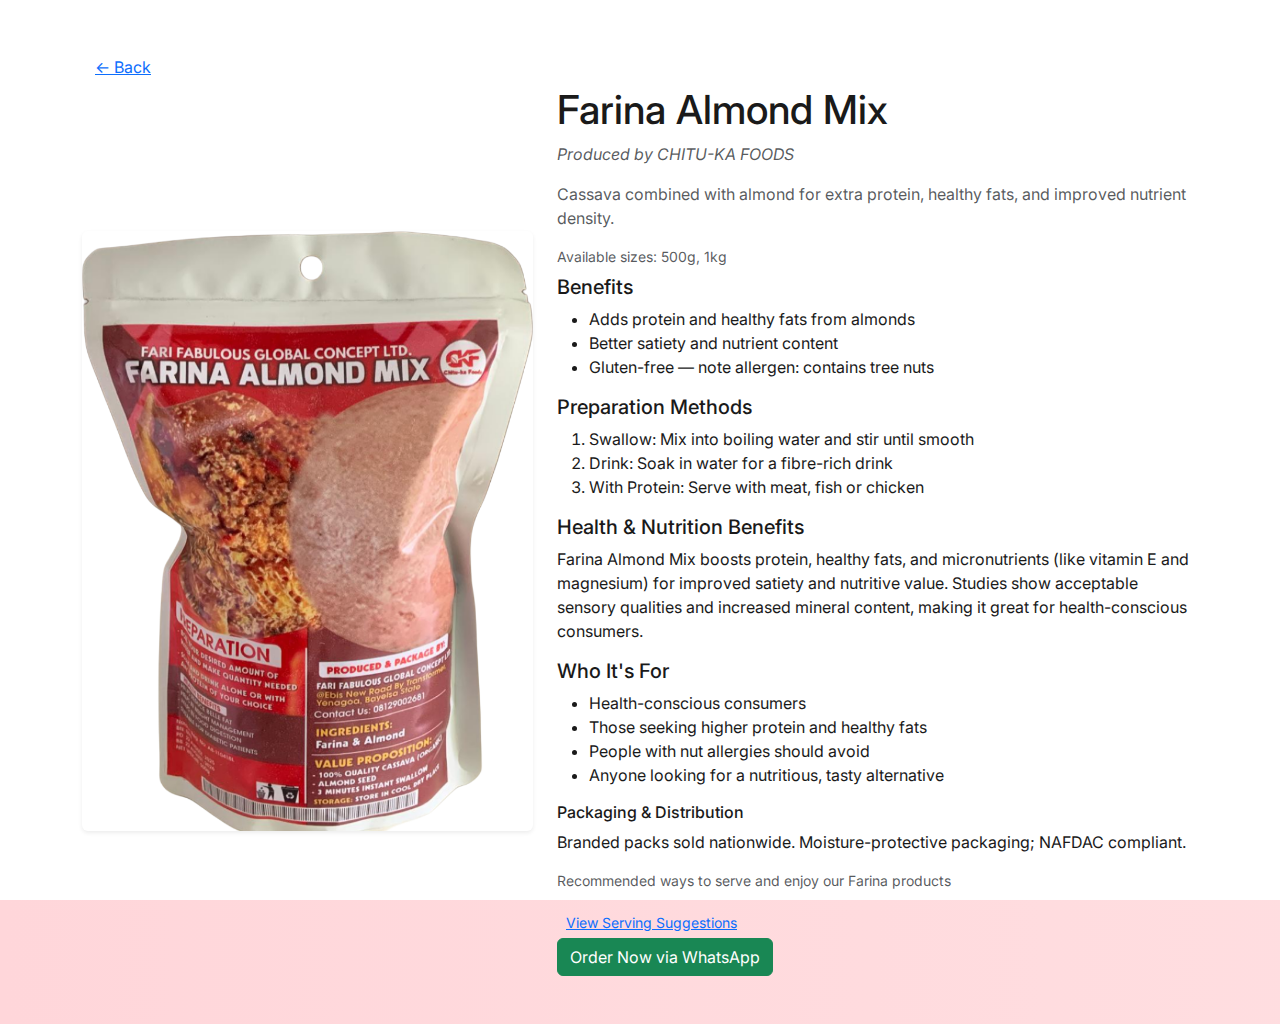
<file: almond.html>
<!doctype html>
<html lang="en">
  <head>
    <meta charset="utf-8">
    <meta name="viewport" content="width=device-width, initial-scale=1">
    <title>Farina Almond Mix — Details</title>
    <link href="https://fonts.googleapis.com/css2?family=Inter:wght@300;400;600;800&display=swap" rel="stylesheet">
    <link href="https://cdn.jsdelivr.net/npm/bootstrap@5.3.2/dist/css/bootstrap.min.css" rel="stylesheet">
    <link rel="stylesheet" href="style.css">
  </head>
  <body>
    <div class="container py-5">
      <a href="index.html" class="btn btn-link">← Back</a>
      <div class="row g-4 align-items-center">
        <div class="col-md-5">
          <img src="img/almondmix.png" alt="Farina Almond Mix" class="img-fluid rounded shadow-sm">
        </div>
        <div class="col-md-7">
          <h1>Farina Almond Mix</h1>
          <p class="text-muted"><em>Produced by CHITU-KA FOODS</em></p>
          <p class="text-muted">Cassava combined with almond for extra protein, healthy fats, and improved nutrient density.</p>
          <p class="mb-2 text-muted small">Available sizes: 500g, 1kg</p>
          <h5>Benefits</h5>
          <ul>
            <li>Adds protein and healthy fats from almonds</li>
            <li>Better satiety and nutrient content</li>
            <li>Gluten-free — note allergen: contains tree nuts</li>
          </ul>
          <h5>Preparation Methods</h5>
          <ol>
            <li>Swallow: Mix into boiling water and stir until smooth</li>
            <li>Drink: Soak in water for a fibre-rich drink</li>
            <li>With Protein: Serve with meat, fish or chicken</li>
          </ol>
          <h5>Health & Nutrition Benefits</h5>
          <p>Farina Almond Mix boosts protein, healthy fats, and micronutrients (like vitamin E and magnesium) for improved satiety and nutritive value. Studies show acceptable sensory qualities and increased mineral content, making it great for health-conscious consumers.</p>
          <h5>Who It's For</h5>
          <ul>
            <li>Health-conscious consumers</li>
            <li>Those seeking higher protein and healthy fats</li>
            <li>People with nut allergies should avoid</li>
            <li>Anyone looking for a nutritious, tasty alternative</li>
          </ul>
          <h6>Packaging & Distribution</h6>
          <p>Branded packs sold nationwide. Moisture-protective packaging; NAFDAC compliant.</p>
          <p class="small text-muted mb-3">Recommended ways to serve and enjoy our Farina products</p>
          <a href="servingsuggestion.html" class="btn btn-sm btn-link">View Serving Suggestions</a>
          <br>
          <a class="btn btn-success" href="https://wa.me/2348129002681?text=I%20want%20to%20order%20Farina%20Almond%20Mix" target="_blank">Order Now via WhatsApp</a>
        </div>
      </div>
    </div>
  </body>
</html>
</file>
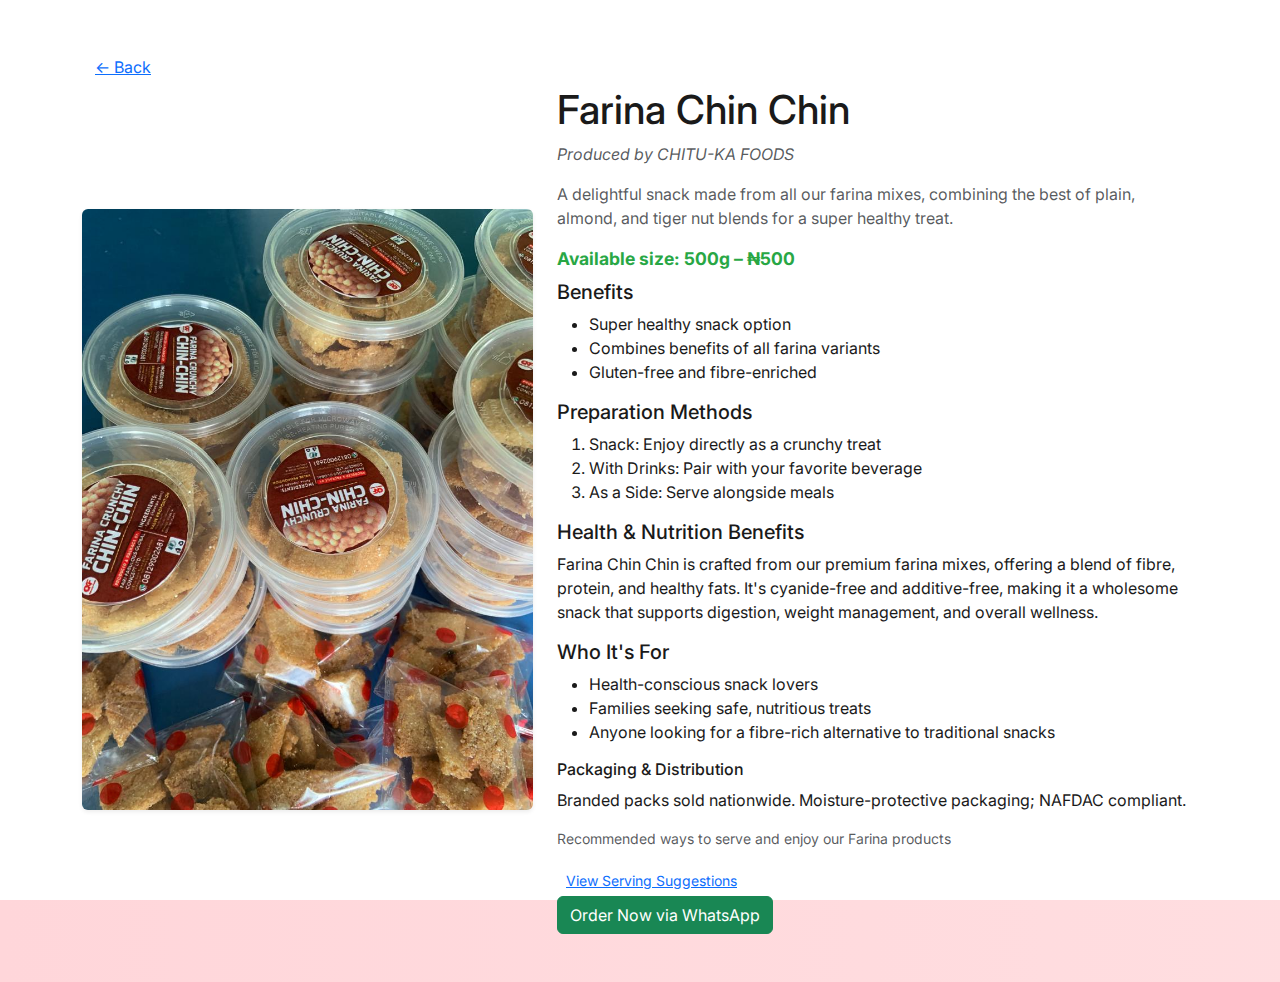
<file: chinchin.html>
<!doctype html>
<html lang="en">
  <head>
    <meta charset="utf-8">
    <meta name="viewport" content="width=device-width, initial-scale=1">
    <title>Farina Chin Chin — Details</title>
    <link href="https://fonts.googleapis.com/css2?family=Inter:wght@300;400;600;800&display=swap" rel="stylesheet">
    <link href="https://cdn.jsdelivr.net/npm/bootstrap@5.3.2/dist/css/bootstrap.min.css" rel="stylesheet">
    <link rel="stylesheet" href="style.css">
  </head>
  <body>
    <div class="container py-5">
      <a href="index.html" class="btn btn-link">← Back</a>
      <div class="row g-4 align-items-center">
        <div class="col-md-5">
          <img src="img/chinchin.jpg" alt="Farina Chin Chin" class="img-fluid rounded shadow-sm">
        </div>
        <div class="col-md-7">
          <h1>Farina Chin Chin</h1>
          <p class="text-muted"><em>Produced by CHITU-KA FOODS</em></p>
          <p class="text-muted">A delightful snack made from all our farina mixes, combining the best of plain, almond, and tiger nut blends for a super healthy treat.</p>
          <p class="mb-2 price-info"><i class="fas fa-tag"></i> Available size: 500g – ₦500</p>
          <h5>Benefits</h5>
          <ul>
            <li>Super healthy snack option</li>
            <li>Combines benefits of all farina variants</li>
            <li>Gluten-free and fibre-enriched</li>
          </ul>
          <h5>Preparation Methods</h5>
          <ol>
            <li>Snack: Enjoy directly as a crunchy treat</li>
            <li>With Drinks: Pair with your favorite beverage</li>
            <li>As a Side: Serve alongside meals</li>
          </ol>
          <h5>Health & Nutrition Benefits</h5>
          <p>Farina Chin Chin is crafted from our premium farina mixes, offering a blend of fibre, protein, and healthy fats. It's cyanide-free and additive-free, making it a wholesome snack that supports digestion, weight management, and overall wellness.</p>
          <h5>Who It's For</h5>
          <ul>
            <li>Health-conscious snack lovers</li>
            <li>Families seeking safe, nutritious treats</li>
            <li>Anyone looking for a fibre-rich alternative to traditional snacks</li>
          </ul>
          <h6>Packaging & Distribution</h6>
          <p>Branded packs sold nationwide. Moisture-protective packaging; NAFDAC compliant.</p>
          <p class="small text-muted mb-3">Recommended ways to serve and enjoy our Farina products</p>
          <a href="servingsuggestion.html" class="btn btn-sm btn-link">View Serving Suggestions</a>
          <br>
          <a class="btn btn-success" href="https://wa.me/2348129002681?text=I%20want%20to%20order%20Farina%20Chin%20Chin" target="_blank">Order Now via WhatsApp</a>
        </div>
      </div>
    </div>
  </body>
</html>
</file>
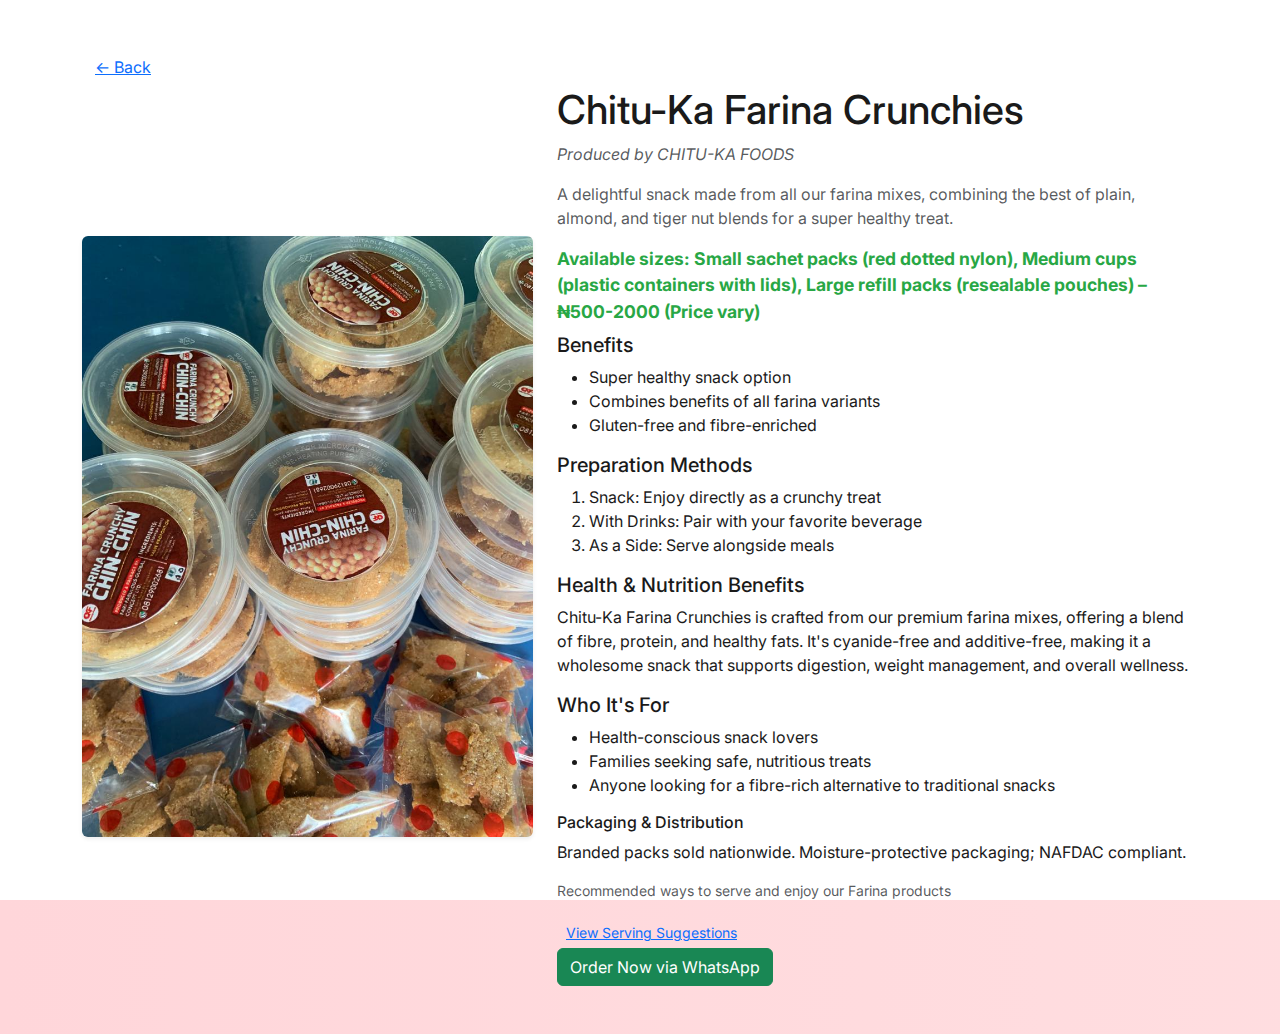
<file: crunchies.html>
<!doctype html>
<html lang="en">
  <head>
    <meta charset="utf-8">
    <meta name="viewport" content="width=device-width, initial-scale=1">
    <title>Chitu-Ka Farina Crunchies — Details</title>
    <link href="https://fonts.googleapis.com/css2?family=Inter:wght@300;400;600;800&display=swap" rel="stylesheet">
    <link href="https://cdn.jsdelivr.net/npm/bootstrap@5.3.2/dist/css/bootstrap.min.css" rel="stylesheet">
    <link rel="stylesheet" href="style.css">
  </head>
  <body>
    <div class="container py-5">
      <a href="index.html" class="btn btn-link">← Back</a>
      <div class="row g-4 align-items-center">
        <div class="col-md-5">
          <img src="img/chinchin.jpg" alt="Chitu-Ka Farina Crunchies" class="img-fluid rounded shadow-sm">
        </div>
        <div class="col-md-7">
          <h1>Chitu-Ka Farina Crunchies</h1>
          <p class="text-muted"><em>Produced by CHITU-KA FOODS</em></p>
          <p class="text-muted">A delightful snack made from all our farina mixes, combining the best of plain, almond, and tiger nut blends for a super healthy treat.</p>
          <p class="mb-2 price-info"><i class="fas fa-tag"></i> Available sizes: Small sachet packs (red dotted nylon), Medium cups (plastic containers with lids), Large refill packs (resealable pouches) – ₦500-2000 (Price vary)</p>
          <h5>Benefits</h5>
          <ul>
            <li>Super healthy snack option</li>
            <li>Combines benefits of all farina variants</li>
            <li>Gluten-free and fibre-enriched</li>
          </ul>
          <h5>Preparation Methods</h5>
          <ol>
            <li>Snack: Enjoy directly as a crunchy treat</li>
            <li>With Drinks: Pair with your favorite beverage</li>
            <li>As a Side: Serve alongside meals</li>
          </ol>
          <h5>Health & Nutrition Benefits</h5>
          <p>Chitu-Ka Farina Crunchies is crafted from our premium farina mixes, offering a blend of fibre, protein, and healthy fats. It's cyanide-free and additive-free, making it a wholesome snack that supports digestion, weight management, and overall wellness.</p>
          <h5>Who It's For</h5>
          <ul>
            <li>Health-conscious snack lovers</li>
            <li>Families seeking safe, nutritious treats</li>
            <li>Anyone looking for a fibre-rich alternative to traditional snacks</li>
          </ul>
          <h6>Packaging & Distribution</h6>
          <p>Branded packs sold nationwide. Moisture-protective packaging; NAFDAC compliant.</p>
          <p class="small text-muted mb-3">Recommended ways to serve and enjoy our Farina products</p>
          <a href="servingsuggestion.html" class="btn btn-sm btn-link">View Serving Suggestions</a>
          <br>
          <a class="btn btn-success" href="https://wa.me/2348129002681?text=I%20want%20to%20order%20Chitu-Ka%20Farina%20Crunchies" target="_blank">Order Now via WhatsApp</a>
        </div>
      </div>
    </div>
  </body>
</html>
</file>
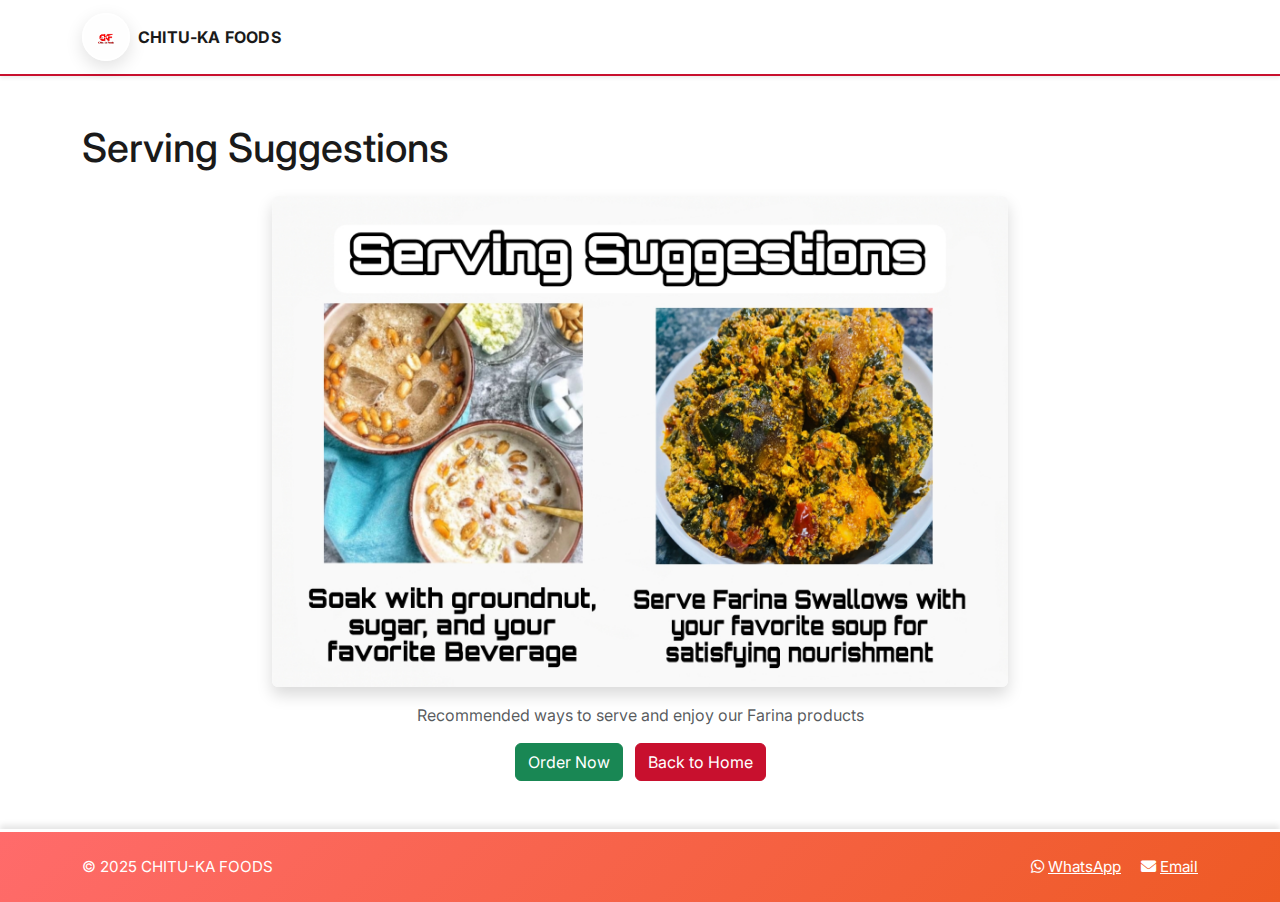
<file: servingsuggestion.html>
<!DOCTYPE html>
<html lang="en">
<head>
    <meta charset="UTF-8">
    <meta name="viewport" content="width=device-width, initial-scale=1.0">
    <title>Serving Suggestions - CHITU-KA FOODS</title>
    <link rel="preconnect" href="https://fonts.gstatic.com" crossorigin>
    <link href="https://fonts.googleapis.com/css2?family=Inter:wght@300;400;600;800&display=swap" rel="stylesheet">
    <link href="https://fonts.googleapis.com/css2?family=Poppins:wght@300;400;600;700&display=swap" rel="stylesheet">
    <link href="https://cdn.jsdelivr.net/npm/bootstrap@5.3.2/dist/css/bootstrap.min.css" rel="stylesheet">
    <link rel="stylesheet" href="https://cdnjs.cloudflare.com/ajax/libs/font-awesome/6.0.0/css/all.min.css">
    <link rel="stylesheet" href="style.css">
</head>
<body>
    <nav class="navbar navbar-expand-lg navbar-light bg-white shadow-sm">
        <div class="container">
            <a class="navbar-brand d-flex align-items-center" href="index.html">
                <img src="img/logo.jpg" alt="CHITU-KA FOODS logo" class="brand-logo-img me-2" width="48" height="48">
                <span class="fw-bold">CHITU-KA FOODS</span>
            </a>
        </div>
    </nav>

    <main class="py-5">
        <div class="container">
            <h1 class="mb-4">Serving Suggestions</h1>
            <div class="row justify-content-center">
                <div class="col-md-8 text-center">
                    <img src="img/suggestion.jpg" alt="Serving Suggestions for Farina" class="img-fluid rounded shadow mb-3" style="max-width: 100%;">
                    <p class="text-muted">Recommended ways to serve and enjoy our Farina products</p>
                    <a href="index.html#products" class="btn btn-success me-2">Order Now</a>
                    <a href="index.html" class="btn btn-primary">Back to Home</a>
                </div>
            </div>
        </div>
    </main>

    <footer class="py-4 bg-dark text-white">
        <div class="container d-flex flex-column flex-md-row align-items-center justify-content-between">
            <div>&copy; 2025 CHITU-KA FOODS</div>
            <div>
                <a class="text-white me-3" href="https://wa.me/2348129002681" aria-label="WhatsApp"><i class="fab fa-whatsapp me-1"></i>WhatsApp</a>
                <a class="text-white" href="mailto:farifabulous@gmail.com" aria-label="Email"><i class="fas fa-envelope me-1"></i>Email</a>
            </div>
        </div>
    </footer>

    <script src="https://cdn.jsdelivr.net/npm/bootstrap@5.3.2/dist/js/bootstrap.bundle.min.js"></script>
</body>
</html>
</file>
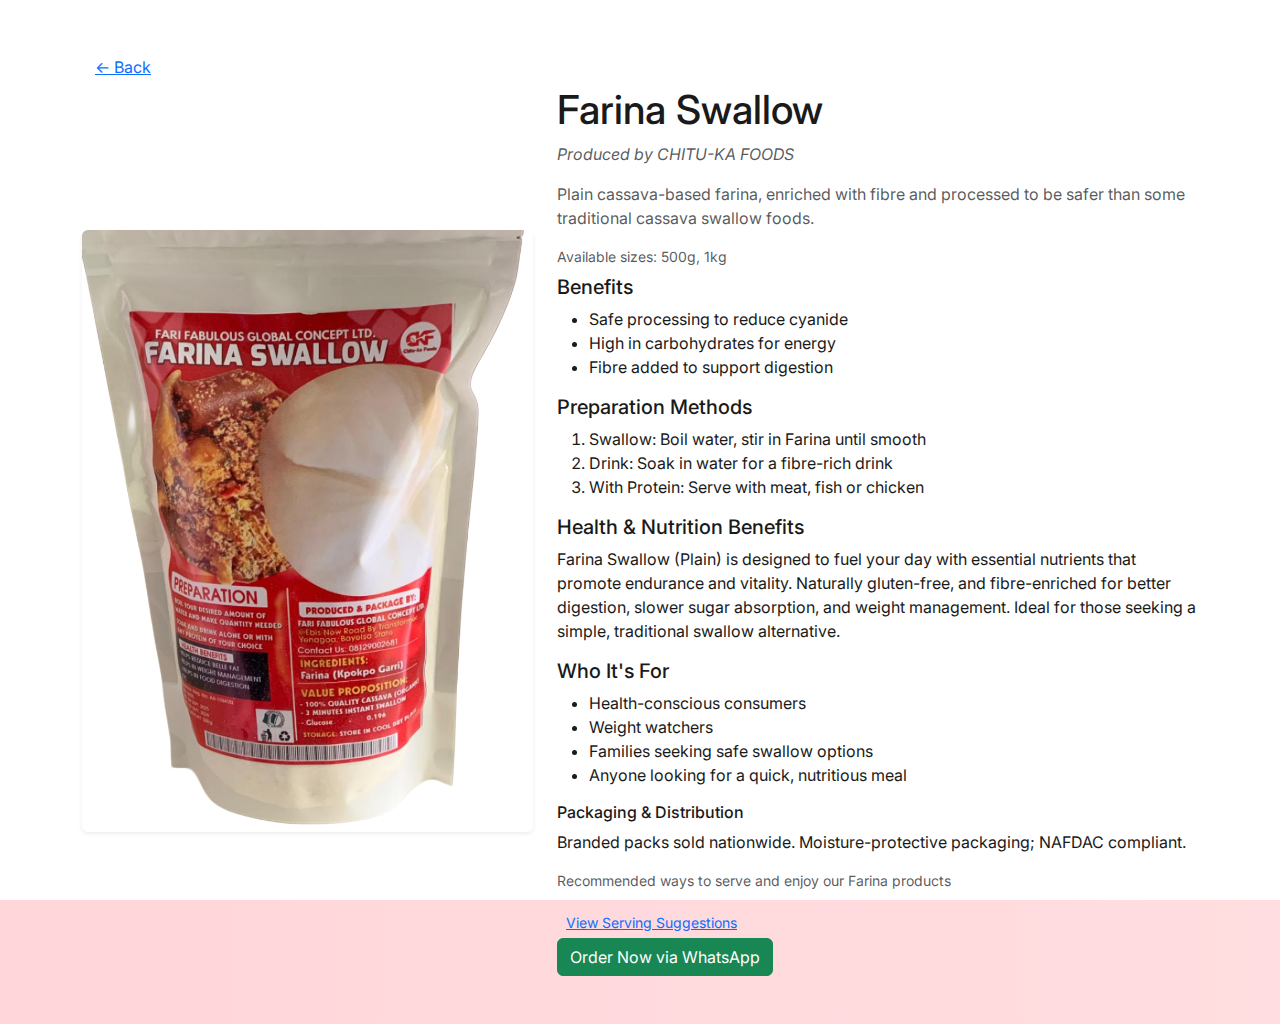
<file: swallow.html>
<!doctype html>
<html lang="en">
  <head>
    <meta charset="utf-8">
    <meta name="viewport" content="width=device-width, initial-scale=1">
    <title>Farina Swallow — Details</title>
    <link href="https://fonts.googleapis.com/css2?family=Inter:wght@300;400;600;800&display=swap" rel="stylesheet">
    <link href="https://cdn.jsdelivr.net/npm/bootstrap@5.3.2/dist/css/bootstrap.min.css" rel="stylesheet">
    <link rel="stylesheet" href="style.css">
  </head>
  <body>
    <div class="container py-5">
      <a href="index.html" class="btn btn-link">← Back</a>
      <div class="row g-4 align-items-center">
        <div class="col-md-5">
          <img src="img/farina.png" alt="Farina Swallow" class="img-fluid rounded shadow-sm">
        </div>
        <div class="col-md-7">
          <h1>Farina Swallow</h1>
          <p class="text-muted"><em>Produced by CHITU-KA FOODS</em></p>
          <p class="text-muted">Plain cassava-based farina, enriched with fibre and processed to be safer than some traditional cassava swallow foods.</p>
          <p class="mb-2 text-muted small">Available sizes: 500g, 1kg</p>
          <h5>Benefits</h5>
          <ul>
            <li>Safe processing to reduce cyanide</li>
            <li>High in carbohydrates for energy</li>
            <li>Fibre added to support digestion</li>
          </ul>
          <h5>Preparation Methods</h5>
          <ol>
            <li>Swallow: Boil water, stir in Farina until smooth</li>
            <li>Drink: Soak in water for a fibre-rich drink</li>
            <li>With Protein: Serve with meat, fish or chicken</li>
          </ol>
          <h5>Health & Nutrition Benefits</h5>
          <p>Farina Swallow (Plain) is designed to fuel your day with essential nutrients that promote endurance and vitality. Naturally gluten-free, and fibre-enriched for better digestion, slower sugar absorption, and weight management. Ideal for those seeking a simple, traditional swallow alternative.</p>
          <h5>Who It's For</h5>
          <ul>
            <li>Health-conscious consumers</li>
            <li>Weight watchers</li>
            <li>Families seeking safe swallow options</li>
            <li>Anyone looking for a quick, nutritious meal</li>
          </ul>
          <h6>Packaging & Distribution</h6>
          <p>Branded packs sold nationwide. Moisture-protective packaging; NAFDAC compliant.</p>
          <p class="small text-muted mb-3">Recommended ways to serve and enjoy our Farina products</p>
          <a href="servingsuggestion.html" class="btn btn-sm btn-link">View Serving Suggestions</a>
          <br>
          <a class="btn btn-success" href="https://wa.me/2348129002681?text=I%20want%20to%20order%20Farina%20Swallow" target="_blank">Order Now via WhatsApp</a>
        </div>
      </div>
    </div>
  </body>
</html>
</file>
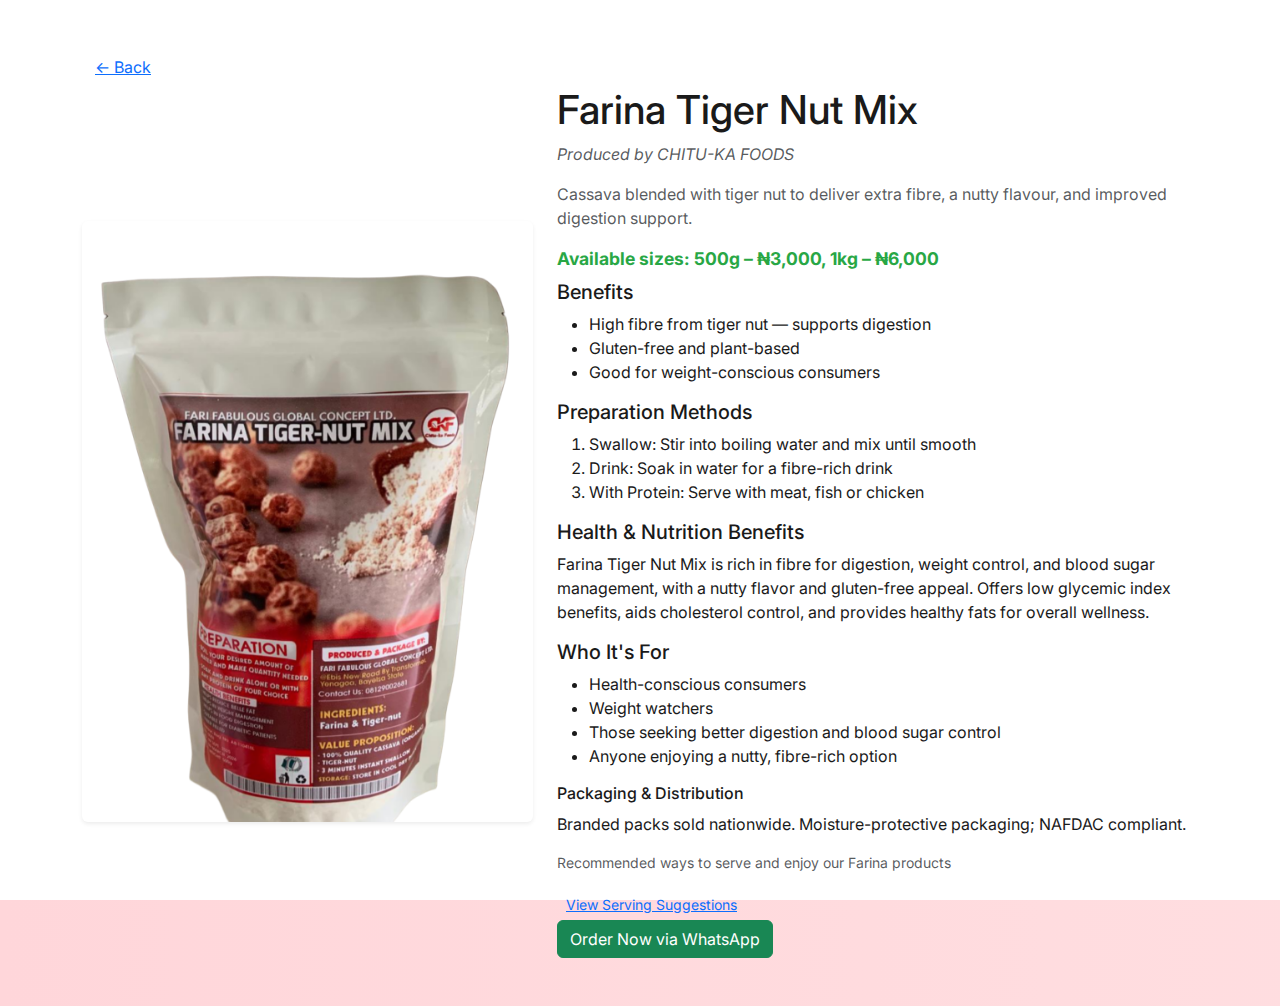
<file: tigernut.html>
<!doctype html>
<html lang="en">
  <head>
    <meta charset="utf-8">
    <meta name="viewport" content="width=device-width, initial-scale=1">
    <title>Farina Tiger Nut Mix — Details</title>
    <link href="https://fonts.googleapis.com/css2?family=Inter:wght@300;400;600;800&display=swap" rel="stylesheet">
    <link href="https://cdn.jsdelivr.net/npm/bootstrap@5.3.2/dist/css/bootstrap.min.css" rel="stylesheet">
    <link rel="stylesheet" href="style.css">
  </head>
  <body>
    <div class="container py-5">
      <a href="index.html" class="btn btn-link">← Back</a>
      <div class="row g-4 align-items-center">
        <div class="col-md-5">
          <img src="img/farina-tigernut.png" alt="Farina Tigernut Mix" class="img-fluid rounded shadow-sm">
        </div>
        <div class="col-md-7">
          <h1>Farina Tiger Nut Mix</h1>
          <p class="text-muted"><em>Produced by CHITU-KA FOODS</em></p>
          <p class="text-muted">Cassava blended with tiger nut to deliver extra fibre, a nutty flavour, and improved digestion support.</p>
          <p class="mb-2 price-info"><i class="fas fa-tag"></i> Available sizes: 500g – ₦3,000, 1kg – ₦6,000</p>
          <h5>Benefits</h5>
          <ul>
            <li>High fibre from tiger nut — supports digestion</li>
            <li>Gluten-free and plant-based</li>
            <li>Good for weight-conscious consumers</li>
          </ul>
          <h5>Preparation Methods</h5>
          <ol>
            <li>Swallow: Stir into boiling water and mix until smooth</li>
            <li>Drink: Soak in water for a fibre-rich drink</li>
            <li>With Protein: Serve with meat, fish or chicken</li>
          </ol>
          <h5>Health & Nutrition Benefits</h5>
          <p>Farina Tiger Nut Mix is rich in fibre for digestion, weight control, and blood sugar management, with a nutty flavor and gluten-free appeal. Offers low glycemic index benefits, aids cholesterol control, and provides healthy fats for overall wellness.</p>
          <h5>Who It's For</h5>
          <ul>
            <li>Health-conscious consumers</li>
            <li>Weight watchers</li>
            <li>Those seeking better digestion and blood sugar control</li>
            <li>Anyone enjoying a nutty, fibre-rich option</li>
          </ul>
          <h6>Packaging & Distribution</h6>
          <p>Branded packs sold nationwide. Moisture-protective packaging; NAFDAC compliant.</p>
          <p class="small text-muted mb-3">Recommended ways to serve and enjoy our Farina products</p>
          <a href="servingsuggestion.html" class="btn btn-sm btn-link">View Serving Suggestions</a>
          <br>
          <a class="btn btn-success" href="https://wa.me/2348129002681?text=I%20want%20to%20order%20Farina%20Tiger%20Nut%20Mix" target="_blank">Order Now via WhatsApp</a>
        </div>
      </div>
    </div>
  </body>
</html>
</file>
<file: style.css>
:root{
  --primary: #c8102e;
  --muted: #f6f6f6;
  --dark: #1a1a1a;
  --soft: #fff7f8;
  --red-accent: #ff4757;
  --white-pure: #ffffff;
}lightbox-style fullscreen view

*{box-sizing:border-box}
html,body{height:100%;margin:0}
html{background:linear-gradient(270deg,#fff5f6,#ffecec,#ffd6da);background-size:600% 600%;animation:gradientShift 16s ease infinite}
body{
  font-family:'Inter',system-ui,-apple-system,'Segoe UI',Roboto,Arial;
  line-height:1.5;color:var(--dark);background:#fff;-webkit-font-smoothing:antialiased
}

.logo-circle{width:40px;height:40px;border-radius:50%;background:linear-gradient(135deg,var(--primary),#ff6b81);display:inline-block;box-shadow:0 6px 18px rgba(200,16,46,0.12)}

.brand-logo-img{width:48px;height:48px;object-fit:cover;border-radius:50%;display:block;border:2px solid rgba(255,255,255,0.9);box-shadow:0 6px 18px rgba(0,0,0,0.12)}

/* Navbar brand text adjustments */
.navbar-brand .fw-bold{font-size:1rem;font-weight:700;letter-spacing:0.2px;color:var(--dark)}
@media (max-width:576px){
  .navbar-brand .fw-bold{font-size:0.95rem;font-weight:600}
  .brand-logo-img{width:40px;height:40px}
}

.hero{background-image:linear-gradient(0deg, rgba(255,255,255,0.6), rgba(255,255,255,0.6)), url('img/hero-placeholder.jpg');background-size:cover;background-position:center;padding:5rem 0}
.hero .lead{color:#5a5a5a}
.hero-image{height:300px;background:url('img/hero-placeholder.jpg') center/cover no-repeat;border-radius:.75rem}

.card-img-top{height:200px;object-fit:cover}
.card{border:0}

footer{font-size:.95rem}

@media (max-width:768px){
  .hero{padding:3rem 0}
  .hero-image{height:200px}
}

.sticky-top .card.sticky-top{position:sticky;top:96px}

/* subtle entrance animation */
.fade-up{opacity:0;transform:translateY(12px);animation:fadeUp .6s ease forwards}
@keyframes fadeUp{to{opacity:1;transform:none}}

a:focus{outline:3px solid rgba(200,16,46,0.12);outline-offset:3px}

@keyframes gradientShift{0%{background-position:0% 50%}50%{background-position:100% 50%}100%{background-position:0% 50%}}

/* Hero title normalization */
.hero-title{font-size:2rem;letter-spacing:0.2px;text-transform:capitalize}
@media (min-width:992px){
  .hero-title{font-size:2.6rem}
}
@media (max-width:576px){
  .hero-title{font-size:1.4rem}
}

/* Intro paragraph styling */
.intro-text{
  font-family: 'Poppins', system-ui, -apple-system, 'Segoe UI', Roboto, Arial, sans-serif;
  font-size:18px;
  line-height:1.6;
  color:#333;
  text-align:center;
  padding:20px 40px;
}

/* Gallery carousel styling */
#galleryCarousel {
  margin-bottom: 2rem;
}

#galleryCarousel .carousel-inner {
  border-radius: 0.5rem;
  overflow: hidden;
}

#galleryCarousel .carousel-item img {
  height: 400px;
  object-fit: cover;
  width: 100%;
  transition: transform 0.6s ease-in-out, box-shadow 0.3s ease;
}

#galleryCarousel .carousel-item:hover img {
  transform: scale(1.05);
  box-shadow: 0 10px 20px rgba(0,0,0,0.2);
  cursor: pointer;
}

#galleryCarousel .carousel-caption {
  background-color: rgba(0, 0, 0, 0.5);
  border-radius: 0.25rem;
  padding: 1rem;
  bottom: 1.25rem;
}

#galleryCarousel .carousel-caption h5 {
  font-weight: 600;
  margin-bottom: 0.25rem;
}

#galleryCarousel .carousel-indicators {
  margin-bottom: 0.5rem;
}

#galleryCarousel .carousel-control-prev,
#galleryCarousel .carousel-control-next {
  width: 10%;
}

/* Responsive adjustments for carousel */
@media (max-width: 768px) {
  #galleryCarousel .carousel-item img {
    height: 300px;
  }
  
  #galleryCarousel .carousel-caption {
    padding: 0.5rem;
    bottom: 0.5rem;
  }
}

@media (max-width: 576px) {
  #galleryCarousel .carousel-item img {
    height: 200px;
  }
  
  /* Hide captions and controls on mobile to prevent 's' */
  #galleryCarousel .carousel-caption {
    display: none !important;
  }
  
  .carousel-control-prev, .carousel-control-next {
    display: none;
  }
}

/* Adding red and white touches */
.btn-primary {
  background-color: var(--primary);
  border-color: var(--primary);
}

.btn-primary:hover {
  background-color: var(--red-accent);
  border-color: var(--red-accent);
}

.card {
  background-color: var(--white-pure);
  border: 1px solid var(--muted);
}

.hero {
  background-color: var(--white-pure);
  color: var(--dark);
}

.navbar {
  background-color: var(--white-pure);
  border-bottom: 2px solid var(--primary);
}

footer {
  background: linear-gradient(135deg, #ff6b6b, #ee5a24);
  color: var(--white-pure);
  border-top: 3px solid var(--white-pure);
  padding: 0.5rem 0;
  box-shadow: 0 -4px 6px rgba(0,0,0,0.1);
  transition: all 0.3s ease;
}

a {
  color: var(--primary);
}

a:hover {
  color: var(--red-accent);
}

/* Price info styling */
.price-info {
  font-weight: bold;
  font-size: 1.1em;
  color: #28a745;
  margin-top: 0.5rem;
}

/* Mobile optimization */
@media (max-width: 768px) {
  /* Touch-friendly buttons */
  .btn {
    min-height: 44px;
    padding: 0.75rem 1.5rem;
    font-size: 1rem;
  }

  /* Improved readability */
  body {
    font-size: 16px;
    line-height: 1.6;
  }

  /* Adjust section padding */
  .py-5 {
    padding: 2rem 0;
  }

  .py-4 {
    padding: 1.5rem 0;
  }

  /* Ensure images are responsive */
  img {
    max-width: 100%;
    height: auto;
  }

  /* Adjust hero */
  .hero {
    padding: 2rem 0;
  }

  /* Navbar adjustments */
  .navbar-brand .fw-bold {
    font-size: 1rem;
  }

  .brand-logo-img {
    width: 36px;
    height: 36px;
  }
}


.carousel-control-prev-icon,
.carousel-control-next-icon {
  background-image: none !important;
  width: auto !important;
  height: auto !important;
}

.carousel-control-prev-icon::after {
  content: '\2039';
  font-size: 2rem;
  color: white;
}

.carousel-control-next-icon::after {
  content: '\203A';
  font-size: 2rem;
  color: white;
}

/* Lightbox Modal Styles */
.modal-fullscreen {
  width: 100vw;
  max-width: none;
  height: 100vh;
  margin: 0;
}

.modal-fullscreen .modal-content {
  height: 100vh;
  border: 0;
  border-radius: 0;
}

.modal-fullscreen .modal-body {
  padding: 0;
  display: flex;
  justify-content: center;
  align-items: center;
  background: rgba(0, 0, 0, 0.9);
}

.modal-fullscreen .modal-body img {
  max-width: 100%;
  max-height: 100%;
  object-fit: contain;
}
</file>
